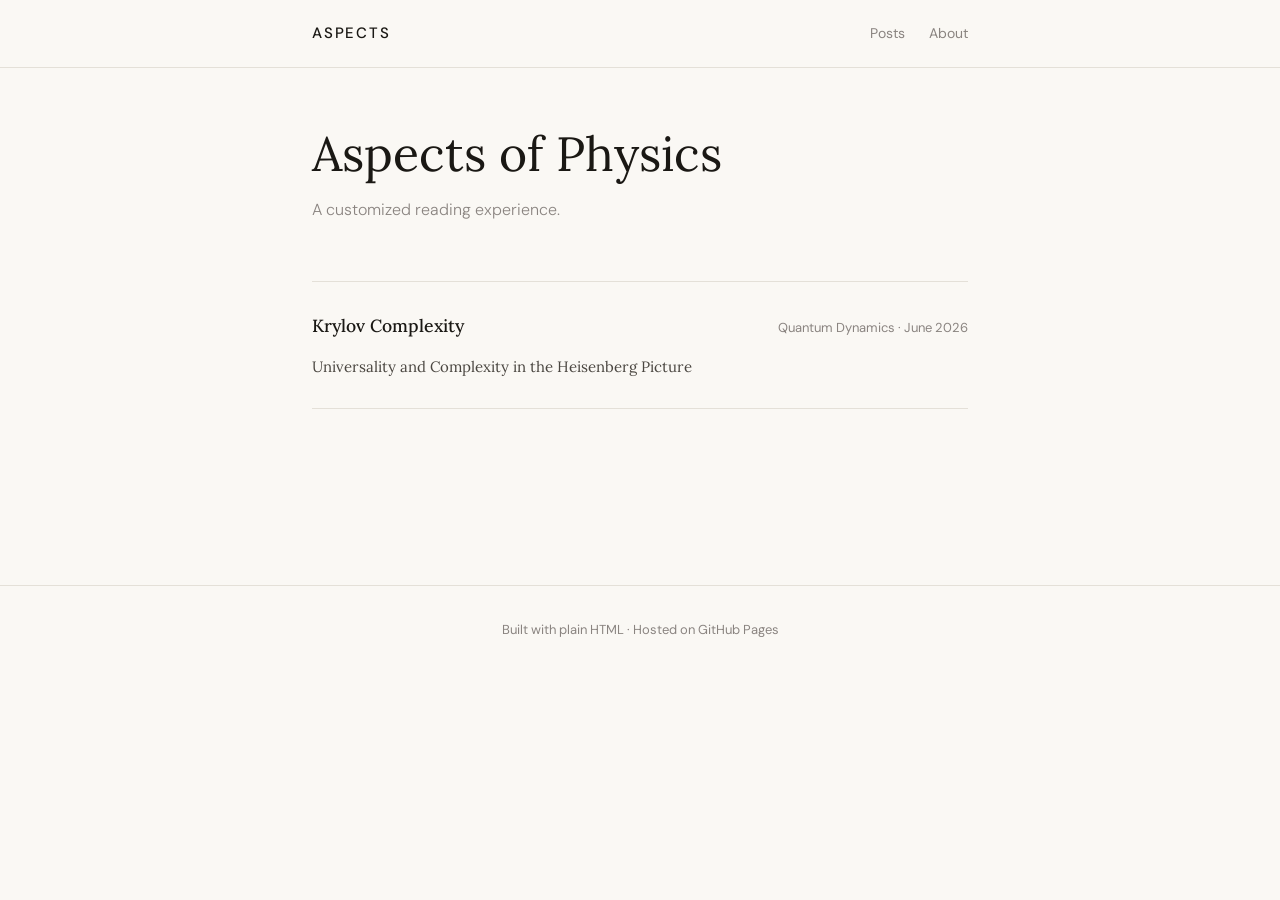
<file: index.html>
<!DOCTYPE html>
<html lang="en">
<head>
  <meta charset="UTF-8">
  <meta name="viewport" content="width=device-width, initial-scale=1.0">
  <title>Aspects</title>
  <link rel="stylesheet" href="style.css">
</head>
<body>

<nav>
  <div class="nav-inner">
    <a class="nav-title" href="index.html">Aspects</a>
    <div class="nav-links">
      <a href="index.html">Posts</a>
      <a href="about.html">About</a>
    </div>
  </div>
</nav>

<main class="container">
  <header class="home-header">
    <h1>Aspects of Physics<br></h1>
    <p class="tagline">A customized reading experience.</p>
  </header>

  <!-- ════════════════════════════════════════════
       POST LIST
       Add a new <li> for each post you write.
       Copy the pattern below.
  ════════════════════════════════════════════ -->
  <ul class="post-list">

    <li>
      <a href="posts/krylov.html">Krylov Complexity</a>
      <span class="meta">Quantum Dynamics · June 2026</span>
      <span class="desc">Universality and Complexity in the Heisenberg Picture</span>
    </li>


    <!-- TEMPLATE — copy and fill in for new posts:

    <li>
      <a href="posts/YOUR-POST-FILENAME.html">Your Post Title</a>
      <span class="meta">Topic · Month Year</span>
      <span class="desc">A one-sentence description of what the post is about.</span>
    </li>

    -->

  </ul>
</main>

<footer>
  Built with plain HTML · Hosted on GitHub Pages
</footer>

</body>
</html>
</file>
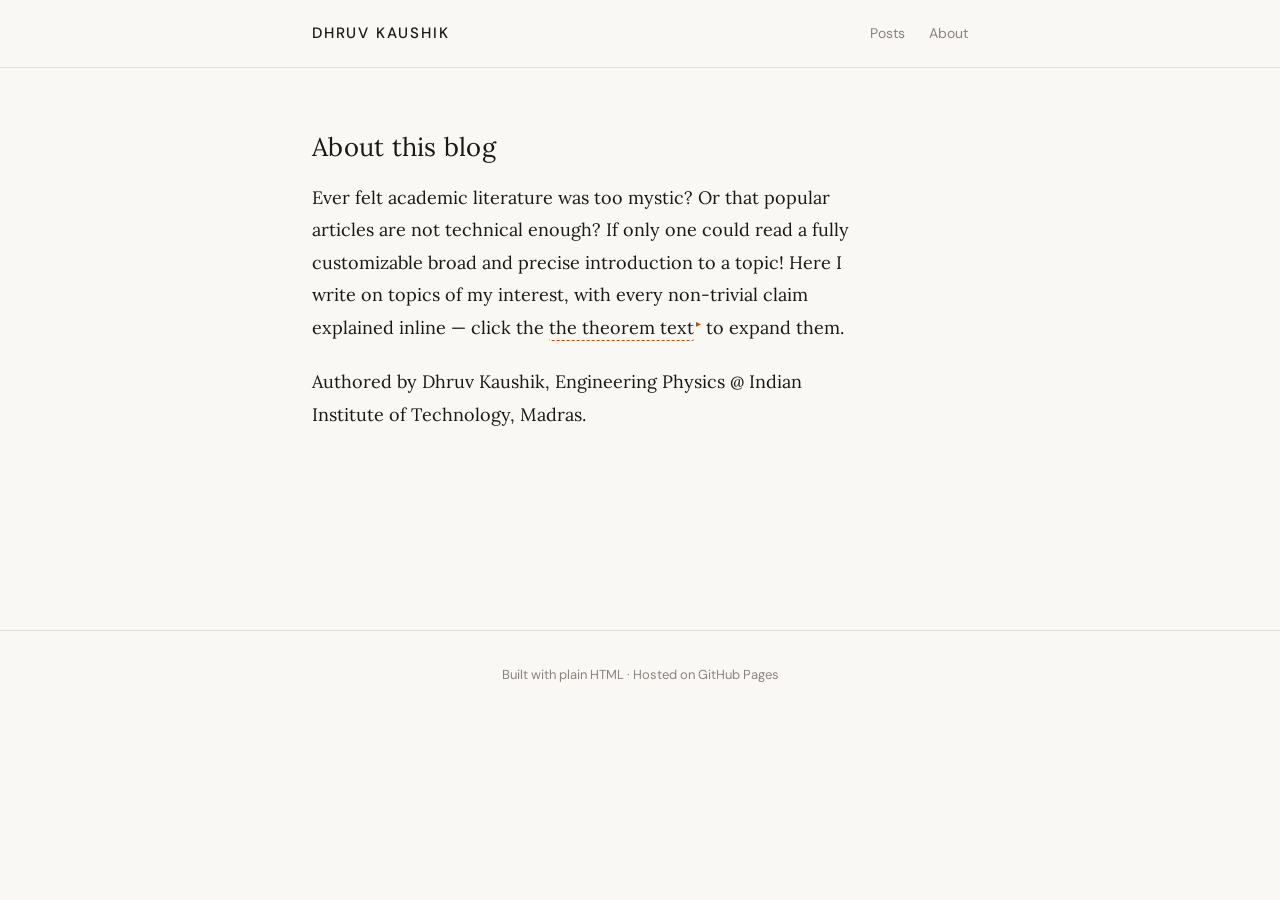
<file: about.html>
<!DOCTYPE html>
<html lang="en">
<head>
  <meta charset="UTF-8">
  <meta name="viewport" content="width=device-width, initial-scale=1.0">
  <title>About · Dhruv Kaushik</title>
  <link rel="stylesheet" href="style.css">
</head>
<body>
<nav>
  <div class="nav-inner">
    <a class="nav-title" href="index.html">Dhruv Kaushik</a>
    <div class="nav-links">
      <a href="index.html">Posts</a>
      <a href="about.html">About</a>
    </div>
  </div>
</nav>
<main class="container">
  <article class="post-body" style="max-width: 540px;">
    <h2 style="margin-top:0; border:none; padding:0; font-size:1.6rem; font-family:'Lora',serif; font-weight:400;">About this blog</h2>
    <p>
      Ever felt academic literature was too mystic? Or that popular articles are not technical enough? If only one could read a fully customizable
      broad and precise introduction to a topic!
      Here I write on topics of my interest, with
      every non-trivial claim explained inline —
      click the <span class="thm" data-proof="test">the theorem text</span><span class="thm-marker">▸</span>
      to expand them.
    </p>

    <div class="proof" id="proof-test">
      <div class="proof-inner"><div class="proof-content">
        <div class="proof-label">testing! <span class="close" data-close="test">close ✕</span></div>
        <p>mic check?</p>
        <pre>\alpha, sin^2 theta ?</pre>
      </div></div>
    </div>

    <p>
      <!--  Edit this section to say something about yourself  -->
      Authored by Dhruv Kaushik, Engineering Physics @ Indian Institute of Technology, Madras.
    </p>
  </article>
</main>
<footer>
  Built with plain HTML · Hosted on GitHub Pages
</footer>

<script src="proofs.js"></script>
</body>
</html>
</file>
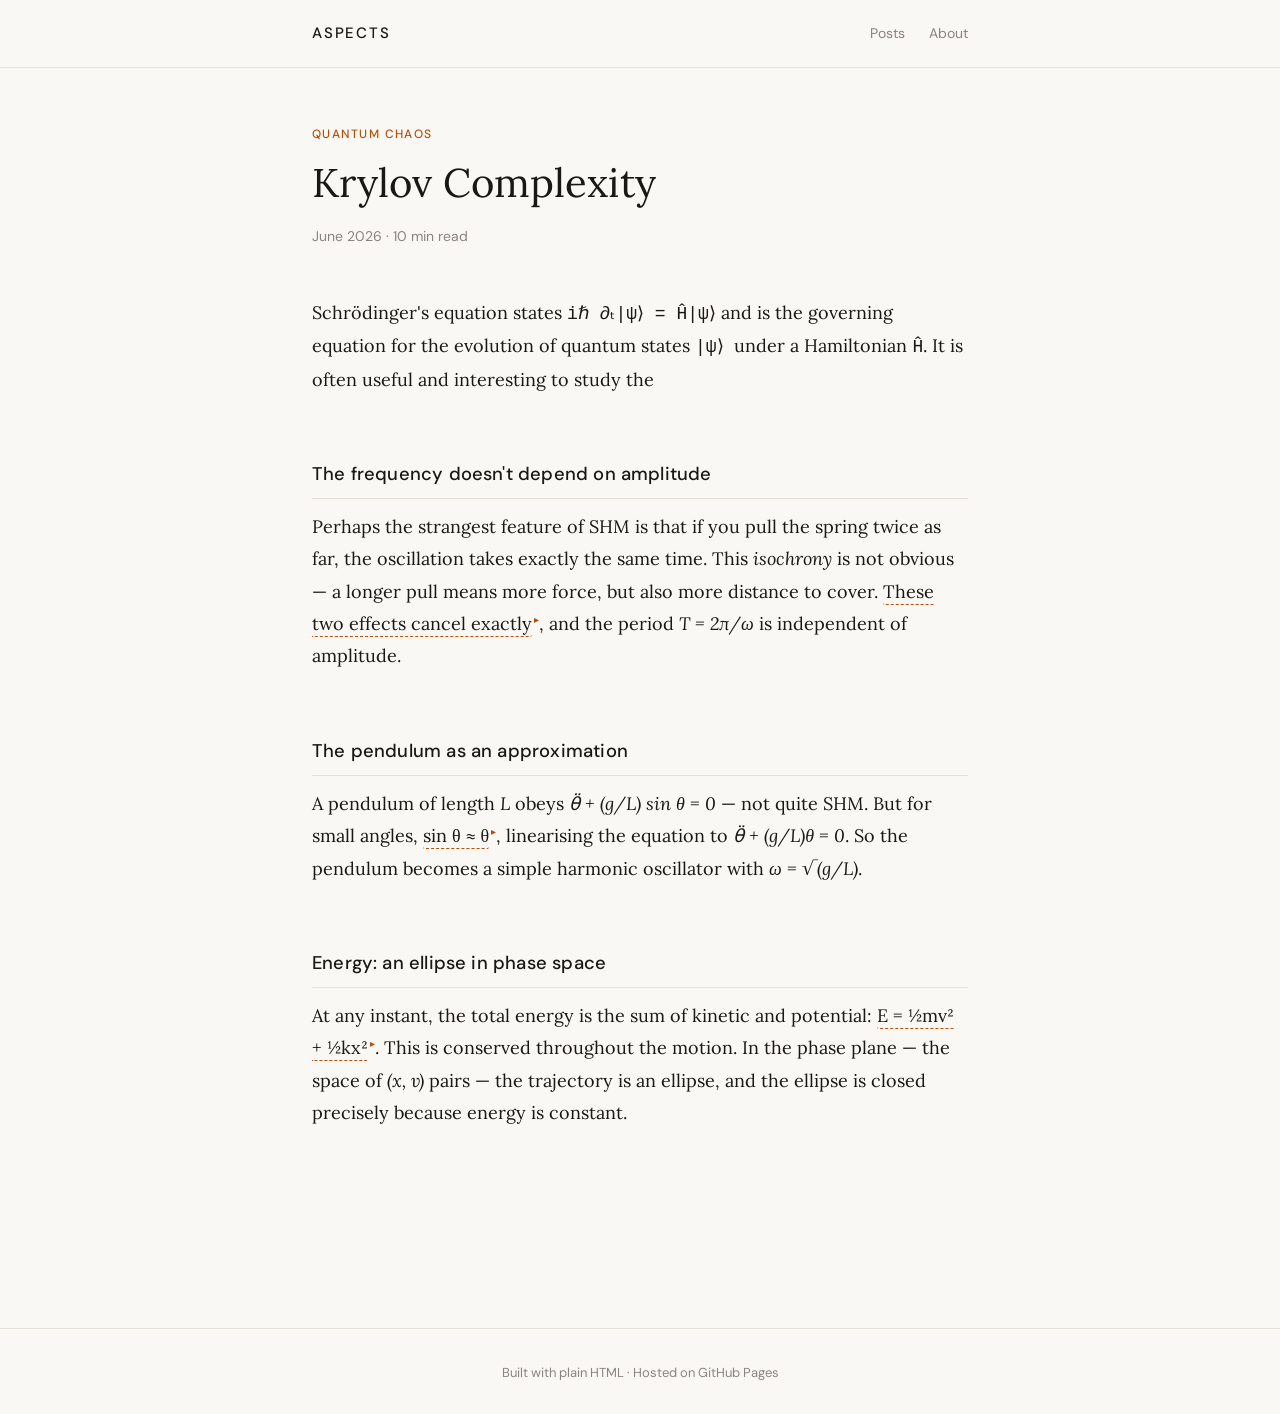
<file: posts/krylov.html>
<!DOCTYPE html>
<html lang="en">
<head>
  <meta charset="UTF-8">
  <meta name="viewport" content="width=device-width, initial-scale=1.0">
  <title>Krylov Complexity </title>
  <link rel="stylesheet" href="../style.css">
</head>
<body>

<nav>
  <div class="nav-inner">
    <a class="nav-title" href="../index.html">Aspects</a>
    <div class="nav-links">
      <a href="../index.html">Posts</a>
      <a href="../about.html">About</a>
    </div>
  </div>
</nav>

<main class="container">

  <!-- ── POST HEADER ── -->
  <header class="post-header">
    <p class="category">Quantum Chaos</p>
    <h1>Krylov Complexity</h1>
    <p class="post-meta">
      <span>June 2026</span>
      <span>10 min read</span>
    </p>
  </header>

  <!-- ════════════════════════════════════════════
       POST BODY

       HOW TO ADD AN EXPANDABLE PROOF:
       ─────────────────────────────────────────
       1. Wrap the term/theorem in your prose with:
              <span class="thm" data-proof="UNIQUE-ID">your term</span><span class="thm-marker">▸</span>

       2. Immediately after the paragraph, add the proof block:
              <div class="proof" id="proof-UNIQUE-ID">
                <div class="proof-inner"><div class="proof-content">
                  <div class="proof-label">Label <span class="close" data-close="UNIQUE-ID">close ✕</span></div>
                  <p>Your explanation...</p>
                </div></div>
              </div>

       Use the same UNIQUE-ID in both places. That's it!
  ════════════════════════════════════════════ -->
  <article class="post-body">

    <p>
      Schrödinger's equation states <code>iℏ ∂ₜ|ψ⟩ = Ĥ|ψ⟩</code> and is the governing equation for the evolution of quantum states <code>|ψ⟩ </code> under a 
      Hamiltonian <code>Ĥ</code>.
      It is often useful and interesting to study the 
    </p>

    <div class="proof" id="proof-shm-eq">
      <div class="proof-inner"><div class="proof-content">
        <div class="proof-label">Where does this ODE come from? <span class="close" data-close="shm-eq">close ✕</span></div>
        <p>Start with a mass <em>m</em> on a spring with spring constant <em>k</em>.
        Hooke's law says the restoring force is proportional to displacement: <code>F = −kx</code>.
        Newton's second law gives <code>F = mẍ</code>. Combining:</p>
        <pre>mẍ = −kx   ⟹   ẍ + (k/m)x = 0</pre>
        <p>We define <code>ω² = k/m</code>, giving <code>ẍ + ω²x = 0</code>.
        This is a linear, second-order ODE with constant coefficients.
        Its characteristic equation is <code>r² + ω² = 0</code>, with roots <code>r = ±iω</code>.
        By Euler's formula, the general solution is:</p>
        <pre>x(t) = A cos(ωt) + B sin(ωt)</pre>
        <p>where <em>A</em> and <em>B</em> are set by initial conditions (starting position and velocity).</p>
      </div></div>
    </div>

    <h2>The frequency doesn't depend on amplitude</h2>

    <p>
      Perhaps the strangest feature of SHM is that if you pull the spring twice as far,
      the oscillation takes exactly the same time. This <em>isochrony</em> is not obvious —
      a longer pull means more force, but also more distance to cover.
      <span class="thm" data-proof="isochrony">These two effects cancel exactly</span><span class="thm-marker">▸</span>,
      and the period <em>T = 2π/ω</em> is independent of amplitude.
    </p>

    <div class="proof" id="proof-isochrony">
      <div class="proof-inner"><div class="proof-content">
        <div class="proof-label">Why amplitude cancels out <span class="close" data-close="isochrony">close ✕</span></div>
        <p>Write the solution as <code>x(t) = A cos(ωt + φ)</code> for amplitude <em>A</em> and phase <em>φ</em>.
        Substituting into <code>ẍ + ω²x = 0</code>:</p>
        <pre>ẍ = −Aω² cos(ωt + φ) = −ω² · x(t)  ✓</pre>
        <p>The amplitude <em>A</em> appears on both sides and cancels. The equation is satisfied for
        <em>any</em> value of <em>A</em>. The angular frequency <code>ω = √(k/m)</code> depends only
        on the physical properties of the spring and mass — not on how hard you push.</p>
        <p>Contrast this with nonlinear oscillators (like a pendulum at large angles), where
        the restoring force is no longer proportional to displacement and isochrony breaks down.</p>
      </div></div>
    </div>

    <h2>The pendulum as an approximation</h2>

    <p>
      A pendulum of length <em>L</em> obeys <em>θ̈ + (g/L) sin θ = 0</em> — not quite SHM.
      But for small angles,
      <span class="thm" data-proof="small-angle">sin θ ≈ θ</span><span class="thm-marker">▸</span>,
      linearising the equation to <em>θ̈ + (g/L)θ = 0</em>. So the pendulum becomes
      a simple harmonic oscillator with <em>ω = √(g/L)</em>.
    </p>

    <div class="proof" id="proof-small-angle">
      <div class="proof-inner"><div class="proof-content">
        <div class="proof-label">The small-angle approximation <span class="close" data-close="small-angle">close ✕</span></div>
        <p>The Taylor series of sin θ around θ = 0 is:</p>
        <pre>sin θ = θ − θ³/6 + θ⁵/120 − ···</pre>
        <p>For small θ (say under 15°, which is about 0.26 rad), the cubic term contributes
        less than <code>0.26³/6 ÷ 0.26 ≈ 1%</code> of the leading term. Dropping it:
        <code>sin θ ≈ θ</code>. The error stays below 1% for angles up to about 14°.</p>
        <p>The approximation fails at large angles, and the period of a real pendulum grows
        as amplitude increases — you can measure this with a careful experiment.</p>
      </div></div>
    </div>

    <h2>Energy: an ellipse in phase space</h2>

    <p>
      At any instant, the total energy is the sum of kinetic and potential:
      <span class="thm" data-proof="energy">E = ½mv² + ½kx²</span><span class="thm-marker">▸</span>.
      This is conserved throughout the motion. In the phase plane — the space of
      <em>(x, v)</em> pairs — the trajectory is an ellipse, and the ellipse is closed
      precisely because energy is constant.
    </p>

    <div class="proof" id="proof-energy">
      <div class="proof-inner"><div class="proof-content">
        <div class="proof-label">Proving energy conservation <span class="close" data-close="energy">close ✕</span></div>
        <p>Differentiate <code>E = ½mv² + ½kx²</code> with respect to time, using
        <code>v = ẋ</code> and <code>dv/dt = ẍ</code>:</p>
        <pre>dE/dt = mv·ẍ + kx·ẋ = ẋ(mẍ + kx)</pre>
        <p>The equation of motion tells us <code>mẍ + kx = 0</code>, so:</p>
        <pre>dE/dt = ẋ · 0 = 0</pre>
        <p>Energy is exactly constant. Substituting the solution <code>x = A cos(ωt)</code>
        and <code>v = −Aω sin(ωt)</code>:</p>
        <pre>E = ½m(Aω)²sin²(ωt) + ½kA²cos²(ωt)
  = ½kA²(sin²(ωt) + cos²(ωt))   [since mω² = k]
  = ½kA²</pre>
        <p>So the total energy is <code>½kA²</code> — proportional to the square of amplitude,
        and independent of time.</p>
      </div></div>
    </div>

  </article>
</main>

<footer>
  Built with plain HTML · Hosted on GitHub Pages
</footer>

<script src="../proofs.js"></script>
</body>
</html>
</file>
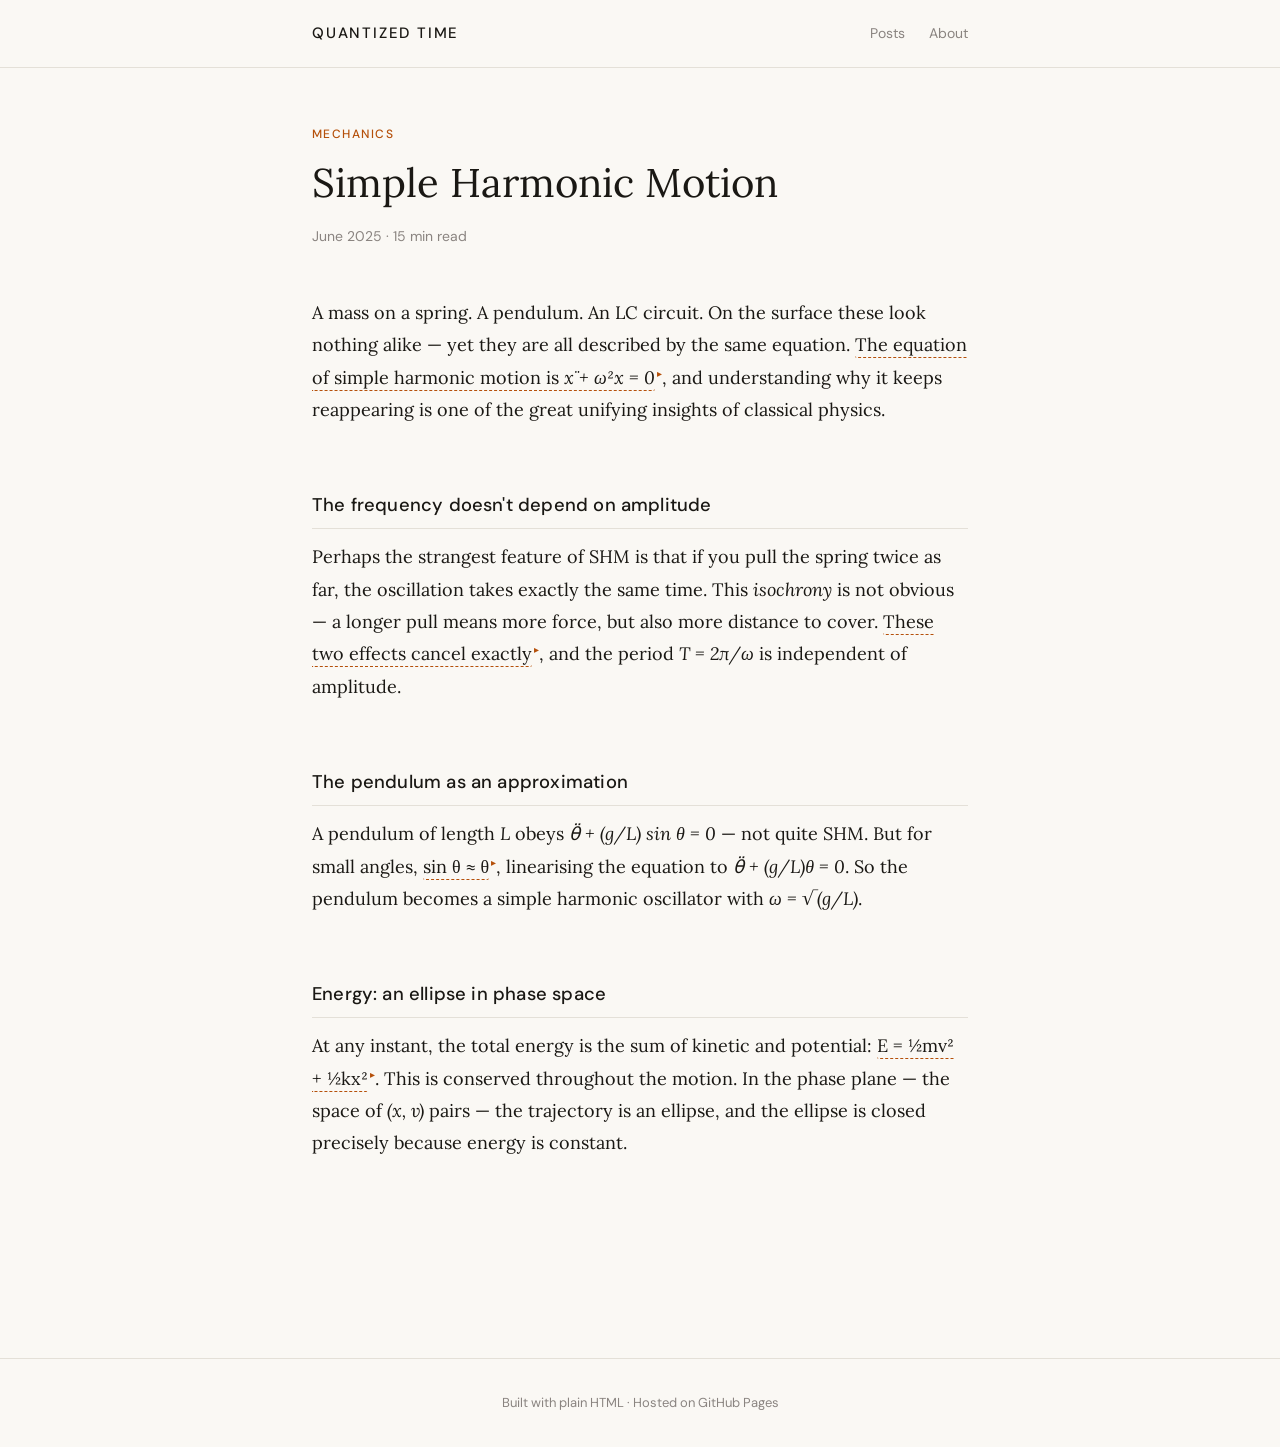
<file: posts/simple-harmonic-motion.html>
<!DOCTYPE html>
<html lang="en">
<head>
  <meta charset="UTF-8">
  <meta name="viewport" content="width=device-width, initial-scale=1.0">
  <title>Simple Harmonic Motion · Quantized Time</title>
  <link rel="stylesheet" href="../style.css">
</head>
<body>

<nav>
  <div class="nav-inner">
    <a class="nav-title" href="../index.html">Quantized Time</a>
    <div class="nav-links">
      <a href="../index.html">Posts</a>
      <a href="../about.html">About</a>
    </div>
  </div>
</nav>

<main class="container">

  <!-- ── POST HEADER ── -->
  <header class="post-header">
    <p class="category">Mechanics</p>
    <h1>Simple Harmonic Motion</h1>
    <p class="post-meta">
      <span>June 2025</span>
      <span>15 min read</span>
    </p>
  </header>

  <!-- ════════════════════════════════════════════
       POST BODY

       HOW TO ADD AN EXPANDABLE PROOF:
       ─────────────────────────────────────────
       1. Wrap the term/theorem in your prose with:
              <span class="thm" data-proof="UNIQUE-ID">your term</span><span class="thm-marker">▸</span>

       2. Immediately after the paragraph, add the proof block:
              <div class="proof" id="proof-UNIQUE-ID">
                <div class="proof-inner"><div class="proof-content">
                  <div class="proof-label">Label <span class="close" data-close="UNIQUE-ID">close ✕</span></div>
                  <p>Your explanation...</p>
                </div></div>
              </div>

       Use the same UNIQUE-ID in both places. That's it!
  ════════════════════════════════════════════ -->
  <article class="post-body">

    <p>
      A mass on a spring. A pendulum. An LC circuit. On the surface these look nothing alike —
      yet they are all described by the same equation.
      <span class="thm" data-proof="shm-eq">The equation of simple harmonic motion is
      <em>ẍ + ω²x = 0</em></span><span class="thm-marker">▸</span>,
      and understanding why it keeps reappearing is one of the great unifying insights of classical physics.
    </p>

    <div class="proof" id="proof-shm-eq">
      <div class="proof-inner"><div class="proof-content">
        <div class="proof-label">Where does this ODE come from? <span class="close" data-close="shm-eq">close ✕</span></div>
        <p>Start with a mass <em>m</em> on a spring with spring constant <em>k</em>.
        Hooke's law says the restoring force is proportional to displacement: <code>F = −kx</code>.
        Newton's second law gives <code>F = mẍ</code>. Combining:</p>
        <pre>mẍ = −kx   ⟹   ẍ + (k/m)x = 0</pre>
        <p>We define <code>ω² = k/m</code>, giving <code>ẍ + ω²x = 0</code>.
        This is a linear, second-order ODE with constant coefficients.
        Its characteristic equation is <code>r² + ω² = 0</code>, with roots <code>r = ±iω</code>.
        By Euler's formula, the general solution is:</p>
        <pre>x(t) = A cos(ωt) + B sin(ωt)</pre>
        <p>where <em>A</em> and <em>B</em> are set by initial conditions (starting position and velocity).</p>
      </div></div>
    </div>

    <h2>The frequency doesn't depend on amplitude</h2>

    <p>
      Perhaps the strangest feature of SHM is that if you pull the spring twice as far,
      the oscillation takes exactly the same time. This <em>isochrony</em> is not obvious —
      a longer pull means more force, but also more distance to cover.
      <span class="thm" data-proof="isochrony">These two effects cancel exactly</span><span class="thm-marker">▸</span>,
      and the period <em>T = 2π/ω</em> is independent of amplitude.
    </p>

    <div class="proof" id="proof-isochrony">
      <div class="proof-inner"><div class="proof-content">
        <div class="proof-label">Why amplitude cancels out <span class="close" data-close="isochrony">close ✕</span></div>
        <p>Write the solution as <code>x(t) = A cos(ωt + φ)</code> for amplitude <em>A</em> and phase <em>φ</em>.
        Substituting into <code>ẍ + ω²x = 0</code>:</p>
        <pre>ẍ = −Aω² cos(ωt + φ) = −ω² · x(t)  ✓</pre>
        <p>The amplitude <em>A</em> appears on both sides and cancels. The equation is satisfied for
        <em>any</em> value of <em>A</em>. The angular frequency <code>ω = √(k/m)</code> depends only
        on the physical properties of the spring and mass — not on how hard you push.</p>
        <p>Contrast this with nonlinear oscillators (like a pendulum at large angles), where
        the restoring force is no longer proportional to displacement and isochrony breaks down.</p>
      </div></div>
    </div>

    <h2>The pendulum as an approximation</h2>

    <p>
      A pendulum of length <em>L</em> obeys <em>θ̈ + (g/L) sin θ = 0</em> — not quite SHM.
      But for small angles,
      <span class="thm" data-proof="small-angle">sin θ ≈ θ</span><span class="thm-marker">▸</span>,
      linearising the equation to <em>θ̈ + (g/L)θ = 0</em>. So the pendulum becomes
      a simple harmonic oscillator with <em>ω = √(g/L)</em>.
    </p>

    <div class="proof" id="proof-small-angle">
      <div class="proof-inner"><div class="proof-content">
        <div class="proof-label">The small-angle approximation <span class="close" data-close="small-angle">close ✕</span></div>
        <p>The Taylor series of sin θ around θ = 0 is:</p>
        <pre>sin θ = θ − θ³/6 + θ⁵/120 − ···</pre>
        <p>For small θ (say under 15°, which is about 0.26 rad), the cubic term contributes
        less than <code>0.26³/6 ÷ 0.26 ≈ 1%</code> of the leading term. Dropping it:
        <code>sin θ ≈ θ</code>. The error stays below 1% for angles up to about 14°.</p>
        <p>The approximation fails at large angles, and the period of a real pendulum grows
        as amplitude increases — you can measure this with a careful experiment.</p>
      </div></div>
    </div>

    <h2>Energy: an ellipse in phase space</h2>

    <p>
      At any instant, the total energy is the sum of kinetic and potential:
      <span class="thm" data-proof="energy">E = ½mv² + ½kx²</span><span class="thm-marker">▸</span>.
      This is conserved throughout the motion. In the phase plane — the space of
      <em>(x, v)</em> pairs — the trajectory is an ellipse, and the ellipse is closed
      precisely because energy is constant.
    </p>

    <div class="proof" id="proof-energy">
      <div class="proof-inner"><div class="proof-content">
        <div class="proof-label">Proving energy conservation <span class="close" data-close="energy">close ✕</span></div>
        <p>Differentiate <code>E = ½mv² + ½kx²</code> with respect to time, using
        <code>v = ẋ</code> and <code>dv/dt = ẍ</code>:</p>
        <pre>dE/dt = mv·ẍ + kx·ẋ = ẋ(mẍ + kx)</pre>
        <p>The equation of motion tells us <code>mẍ + kx = 0</code>, so:</p>
        <pre>dE/dt = ẋ · 0 = 0</pre>
        <p>Energy is exactly constant. Substituting the solution <code>x = A cos(ωt)</code>
        and <code>v = −Aω sin(ωt)</code>:</p>
        <pre>E = ½m(Aω)²sin²(ωt) + ½kA²cos²(ωt)
  = ½kA²(sin²(ωt) + cos²(ωt))   [since mω² = k]
  = ½kA²</pre>
        <p>So the total energy is <code>½kA²</code> — proportional to the square of amplitude,
        and independent of time.</p>
      </div></div>
    </div>

  </article>
</main>

<footer>
  Built with plain HTML · Hosted on GitHub Pages
</footer>

<script src="../proofs.js"></script>
</body>
</html>
</file>
<file: style.css>
@import url('https://fonts.googleapis.com/css2?family=Lora:ital,wght@0,400;0,500;1,400&family=DM+Sans:wght@300;400;500&family=DM+Mono&display=swap');

*, *::before, *::after { box-sizing: border-box; margin: 0; padding: 0; }

:root {
  --ink:        #1a1814;
  --ink-soft:   #4a4640;
  --ink-muted:  #8a8480;
  --page:       #faf8f4;
  --page-warm:  #f2efe8;
  --page-rule:  #e4e0d8;
  --accent:     #b5500a;
  --accent-bg:  #fdf2ea;
  --proof-bar:  #b5500a;
  --proof-bg:   #fdf5ef;
  --proof-text: #3a2010;
}

body {
  font-family: 'Lora', Georgia, serif;
  background: var(--page);
  color: var(--ink);
  font-size: 18px;
  line-height: 1.8;
  -webkit-font-smoothing: antialiased;
}

/* ── NAV ── */
nav {
  border-bottom: 1px solid var(--page-rule);
  padding: 1.25rem 0;
  margin-bottom: 3.5rem;
}
.nav-inner {
  max-width: 720px;
  margin: 0 auto;
  padding: 0 2rem;
  display: flex;
  justify-content: space-between;
  align-items: baseline;
}
.nav-title {
  font-family: 'DM Sans', sans-serif;
  font-weight: 500;
  font-size: 15px;
  letter-spacing: 0.12em;
  text-transform: uppercase;
  color: var(--ink);
  text-decoration: none;
}
.nav-links { display: flex; gap: 1.5rem; }
.nav-links a {
  font-family: 'DM Sans', sans-serif;
  font-size: 14px;
  color: var(--ink-muted);
  text-decoration: none;
  transition: color 0.15s;
}
.nav-links a:hover { color: var(--accent); }

/* ── MAIN LAYOUT ── */
.container {
  max-width: 720px;
  margin: 0 auto;
  padding: 0 2rem 6rem;
}

/* ── HOMEPAGE ── */
.home-header { margin-bottom: 3.5rem; }
.home-header h1 {
  font-family: 'Lora', serif;
  font-size: clamp(2rem, 5vw, 3rem);
  font-weight: 400;
  line-height: 1.25;
  margin-bottom: 0.75rem;
}
.home-header .tagline {
  font-family: 'DM Sans', sans-serif;
  font-size: 16px;
  color: var(--ink-muted);
  font-weight: 300;
}

.post-list { list-style: none; border-top: 1px solid var(--page-rule); }
.post-list li {
  border-bottom: 1px solid var(--page-rule);
  padding: 1.75rem 0;
  display: grid;
  grid-template-columns: 1fr auto;
  gap: 0.5rem 2rem;
  align-items: baseline;
}
.post-list a {
  font-size: 1.1rem;
  font-weight: 500;
  color: var(--ink);
  text-decoration: none;
  transition: color 0.15s;
}
.post-list a:hover { color: var(--accent); }
.post-list .meta {
  font-family: 'DM Sans', sans-serif;
  font-size: 13px;
  color: var(--ink-muted);
  white-space: nowrap;
}
.post-list .desc {
  grid-column: 1 / -1;
  font-size: 15px;
  color: var(--ink-soft);
  margin-top: 0.25rem;
}

/* ── POST PAGE ── */
.post-header { margin-bottom: 3rem; }
.post-header .category {
  font-family: 'DM Sans', sans-serif;
  font-size: 12px;
  font-weight: 500;
  letter-spacing: 0.12em;
  text-transform: uppercase;
  color: var(--accent);
  margin-bottom: 0.75rem;
}
.post-header h1 {
  font-size: clamp(1.75rem, 4vw, 2.5rem);
  font-weight: 400;
  line-height: 1.25;
  margin-bottom: 1rem;
}
.post-header .post-meta {
  font-family: 'DM Sans', sans-serif;
  font-size: 14px;
  color: var(--ink-muted);
}
.post-header .post-meta span + span::before { content: ' · '; }

/* ── POST BODY ── */
.post-body p { margin-bottom: 1.4rem; }
.post-body h2 {
  font-family: 'DM Sans', sans-serif;
  font-size: 1.15rem;
  font-weight: 500;
  letter-spacing: 0.01em;
  color: var(--ink);
  margin: 2.5rem 0 0.75rem;
  padding-bottom: 0.4rem;
  border-bottom: 1px solid var(--page-rule);
}
.post-body h3 {
  font-family: 'DM Sans', sans-serif;
  font-size: 1rem;
  font-weight: 500;
  color: var(--ink-soft);
  margin: 1.75rem 0 0.5rem;
}

/* inline math */
.post-body em { font-style: italic; }

/* ── EXPANDABLE PROOFS ── */
.thm {
  border-bottom: 1.5px dashed var(--accent);
  cursor: pointer;
  color: inherit;
  padding-bottom: 1px;
  transition: background 0.12s;
  border-radius: 2px;
}
.thm:hover { background: var(--accent-bg); }
.thm.open   { background: var(--accent-bg); }

.thm-marker {
  font-family: 'DM Sans', sans-serif;
  font-size: 10px;
  font-weight: 500;
  color: var(--accent);
  vertical-align: super;
  margin-left: 2px;
  user-select: none;
  transition: transform 0.2s;
  display: inline-block;
}
.thm.open + .thm-marker { transform: rotate(90deg); }

.proof {
  display: grid;
  grid-template-rows: 0fr;
  transition: grid-template-rows 0.28s ease;
  margin: 0;
}
.proof.visible { grid-template-rows: 1fr; }
.proof-inner {
  overflow: hidden;
}
.proof-content {
  margin: 0.6rem 0 1.2rem;
  border-left: 2.5px solid var(--proof-bar);
  padding: 0.85rem 1.1rem 0.85rem 1.25rem;
  background: var(--proof-bg);
  border-radius: 0 6px 6px 0;
  font-family: 'DM Sans', sans-serif;
  font-size: 15px;
  line-height: 1.7;
  color: var(--proof-text);
}
.proof-content .proof-label {
  font-size: 11px;
  font-weight: 500;
  text-transform: uppercase;
  letter-spacing: 0.08em;
  color: var(--accent);
  margin-bottom: 0.6rem;
  display: flex;
  justify-content: space-between;
  align-items: center;
}
.proof-content .close {
  font-size: 11px;
  cursor: pointer;
  color: var(--ink-muted);
  text-transform: none;
  letter-spacing: 0;
  font-weight: 400;
}
.proof-content .close:hover { color: var(--accent); }
.proof-content p { margin-bottom: 0.6rem; font-size: 15px; }
.proof-content p:last-child { margin-bottom: 0; }
.proof-content code {
  font-family: 'DM Mono', monospace;
  font-size: 13px;
  background: rgba(181,80,10,0.08);
  padding: 1px 5px;
  border-radius: 3px;
}
.proof-content pre {
  font-family: 'DM Mono', monospace;
  font-size: 13px;
  background: rgba(181,80,10,0.08);
  padding: 0.6rem 0.9rem;
  border-radius: 5px;
  margin: 0.6rem 0;
  overflow-x: auto;
  line-height: 1.6;
}

/* ── FOOTER ── */
footer {
  margin-top: 5rem;
  padding: 2rem 0;
  border-top: 1px solid var(--page-rule);
  font-family: 'DM Sans', sans-serif;
  font-size: 13px;
  color: var(--ink-muted);
  text-align: center;
}
</file>
